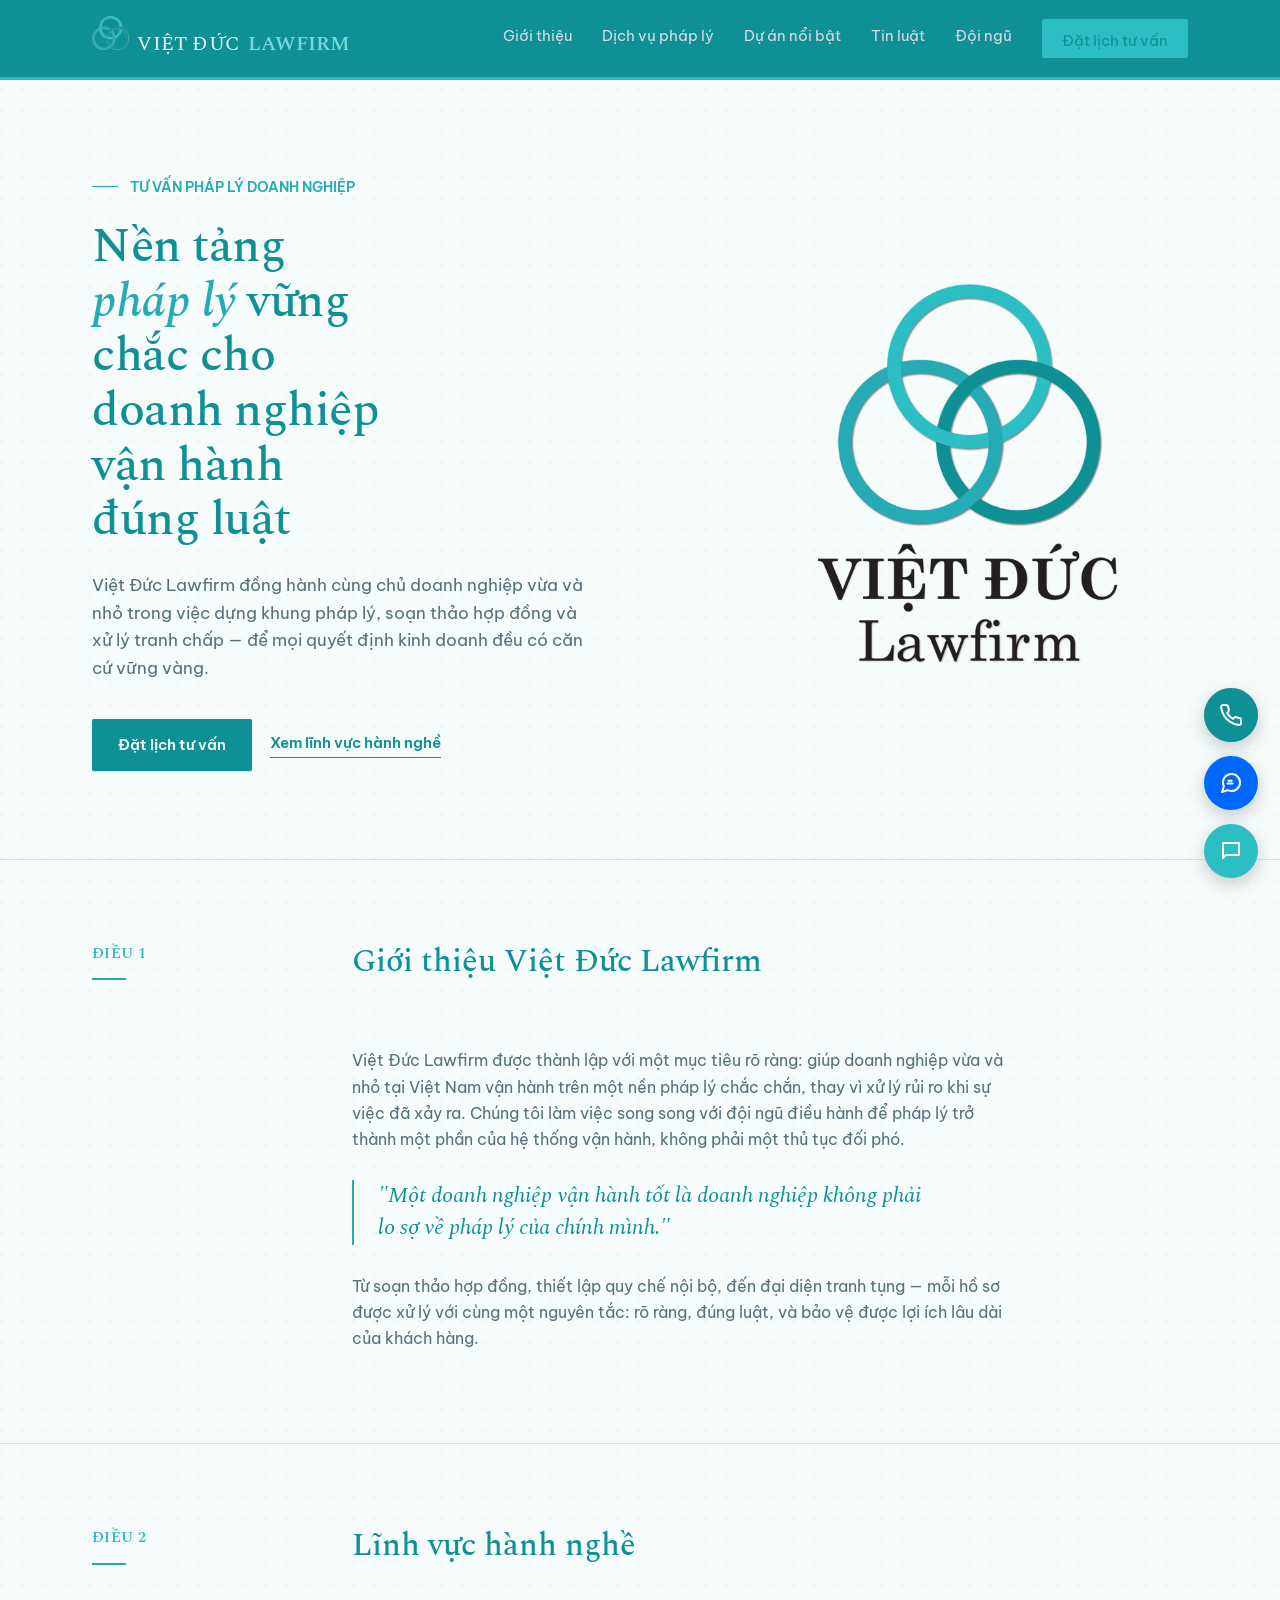
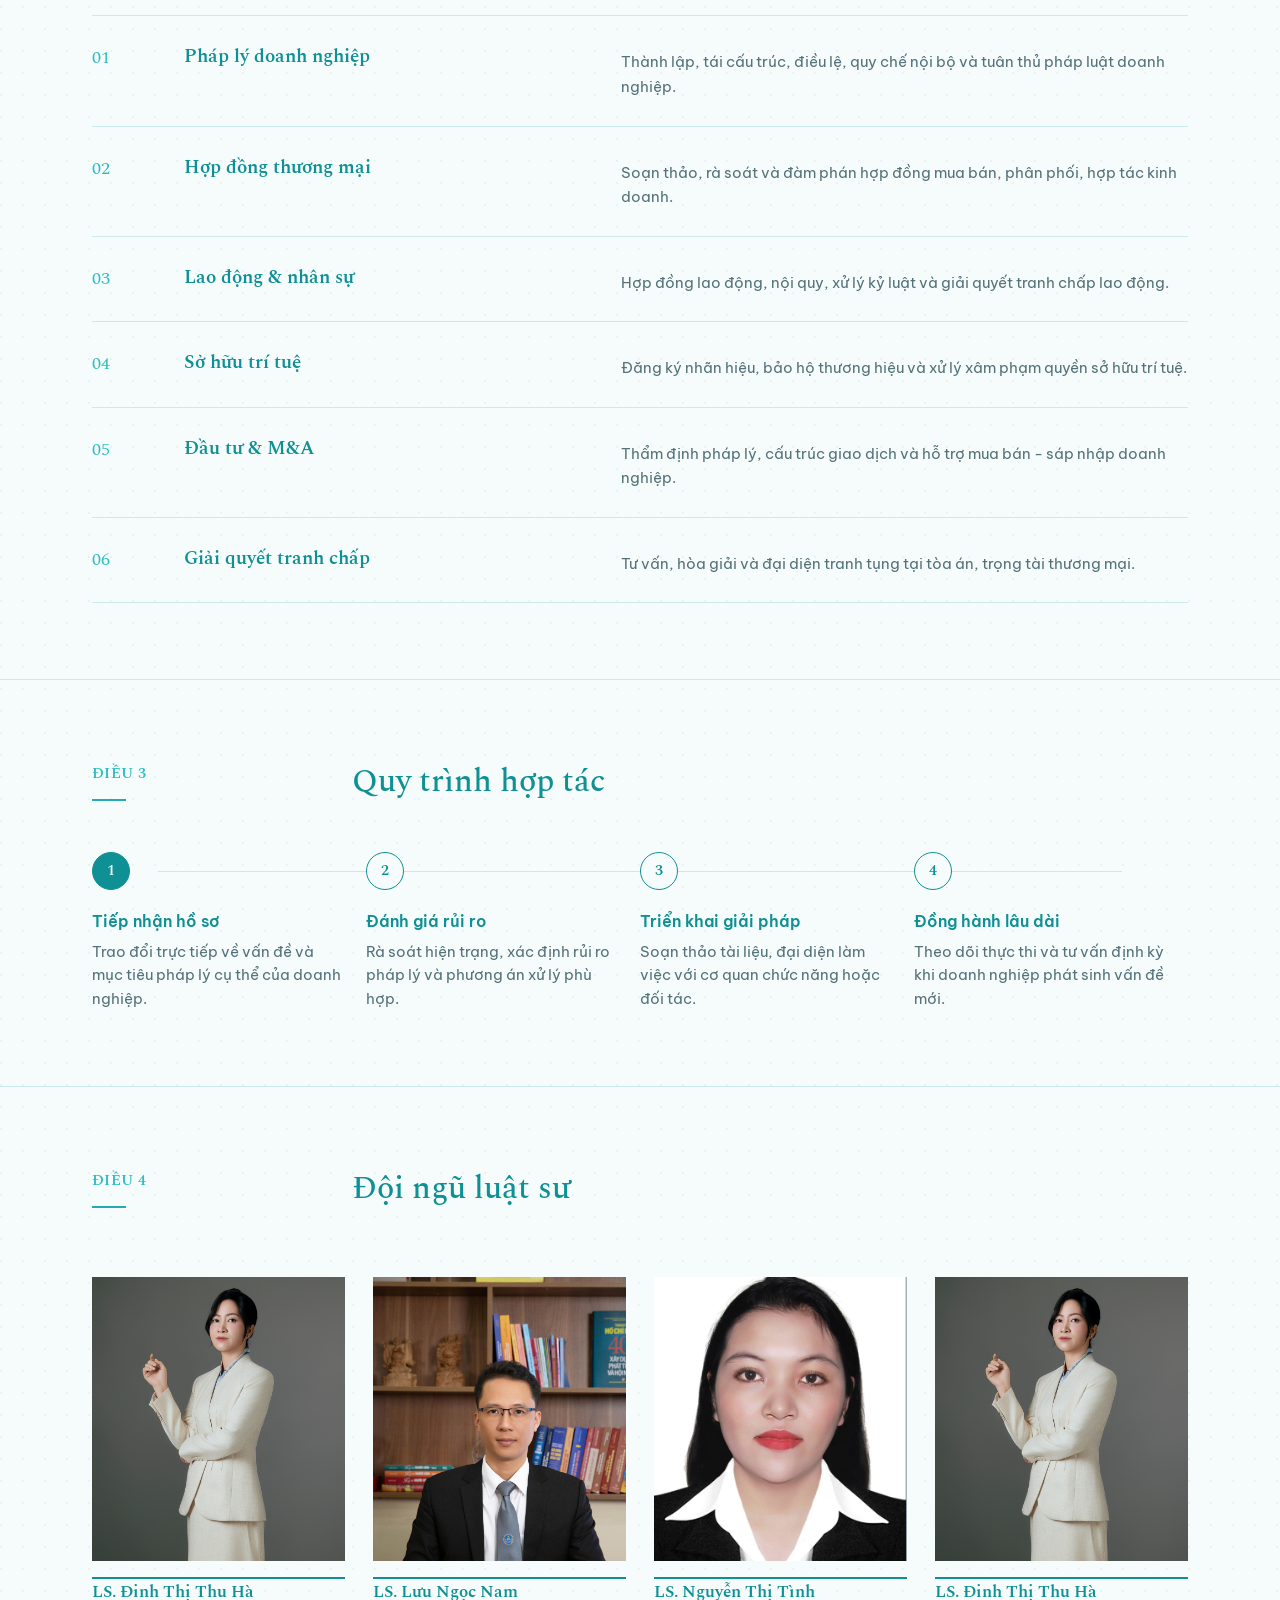
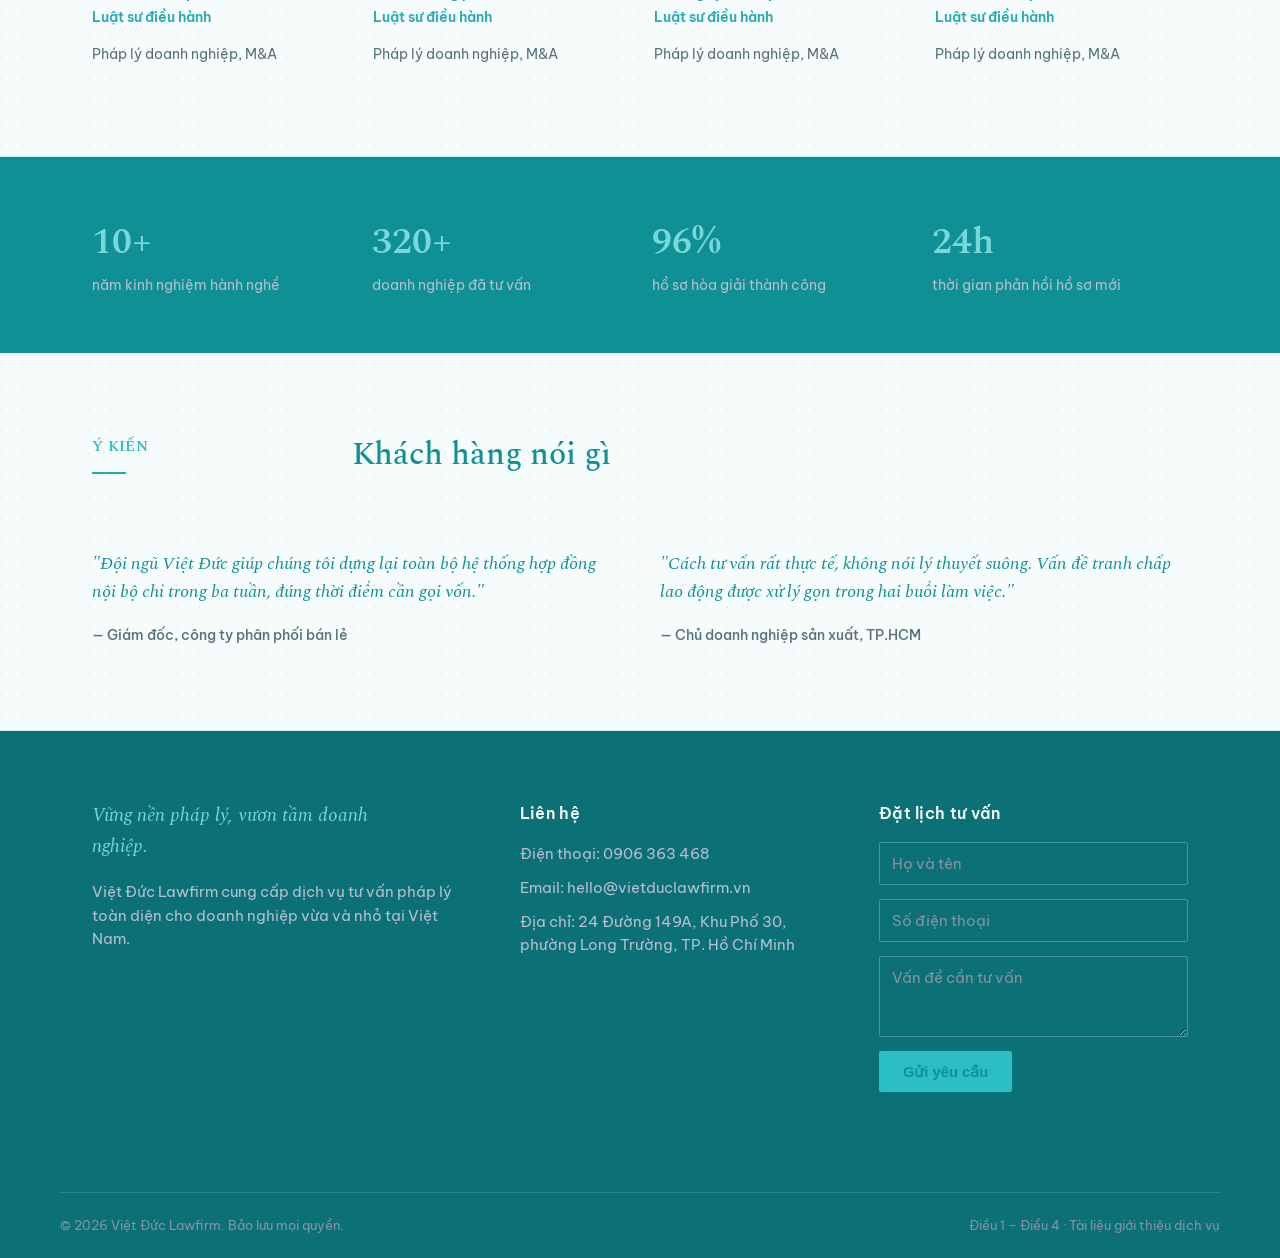
<file: index.html>
<!doctype html>
<html lang="vi">
  <head>
    <meta charset="UTF-8" />
    <meta name="viewport" content="width=device-width, initial-scale=1.0" />
    <title>Việt Đức Lawfirm — Tư vấn pháp lý doanh nghiệp</title>
    <link rel="preconnect" href="https://fonts.googleapis.com" />
    <link rel="preconnect" href="https://fonts.gstatic.com" crossorigin />
    <link
      href="https://fonts.googleapis.com/css2?family=Spectral:ital,wght@0,400;0,500;0,600;1,400;1,500&family=Be+Vietnam+Pro:wght@300;400;500;600;700&display=swap"
      rel="stylesheet"
    />
    <link rel="stylesheet" href="index.css" />
  </head>
  <body>
    <header class="site">
      <input type="checkbox" id="menu-toggle" />
      <div class="nav">
        <a href="#" class="brand"
          ><img
            src="[data-uri]"
            alt="Việt Đức Lawfirm"
            class="brand-mark"
          />VIỆT ĐỨC <b>LAWFIRM</b></a
        >
        <label class="burger" for="menu-toggle">☰</label>
        <nav class="links">
          <a href="gioi-thieu/gioithieu.html">Giới thiệu</a>
          <a href="dich-vu-phap-ly/dichvuphaply.html">Dịch vụ pháp lý</a>
          <a href="du-an-noi-bat/duannoibat.html">Dự án nổi bật</a>
          <a href="tin-luat/tinluat.html">Tin luật</a>
          <a href="">Đội ngũ</a>
          <a href="#lien-he" class="btn-cta">Đặt lịch tư vấn</a>
        </nav>
      </div>
    </header>

    <section class="hero">
      <div class="wrap">
        <div>
          <div class="kicker">TƯ VẤN PHÁP LÝ DOANH NGHIỆP</div>
          <h1>
            Nền tảng <em>pháp lý</em> vững chắc cho doanh nghiệp vận hành đúng
            luật
          </h1>
          <p class="lead">
            Việt Đức Lawfirm đồng hành cùng chủ doanh nghiệp vừa và nhỏ trong
            việc dựng khung pháp lý, soạn thảo hợp đồng và xử lý tranh chấp — để
            mọi quyết định kinh doanh đều có căn cứ vững vàng.
          </p>
          <div class="actions">
            <a href="#lien-he" class="btn-primary">Đặt lịch tư vấn</a>
            <a href="#linh-vuc" class="btn-ghost">Xem lĩnh vực hành nghề</a>
          </div>
        </div>
        <div class="seal-wrap">
          <img
            src="[data-uri]"
            alt="Logo Việt Đức Lawfirm"
            class="hero-logo"
          />
        </div>
      </div>
    </section>

    <section class="article" id="gioi-thieu">
      <div class="wrap">
        <div class="article-head">
          <div class="article-num">ĐIỀU 1</div>
          <h2>Giới thiệu Việt Đức Lawfirm</h2>
        </div>
        <div class="article-body">
          <div></div>
          <div class="intro-text">
            <p>
              Việt Đức Lawfirm được thành lập với một mục tiêu rõ ràng: giúp
              doanh nghiệp vừa và nhỏ tại Việt Nam vận hành trên một nền pháp lý
              chắc chắn, thay vì xử lý rủi ro khi sự việc đã xảy ra. Chúng tôi
              làm việc song song với đội ngũ điều hành để pháp lý trở thành một
              phần của hệ thống vận hành, không phải một thủ tục đối phó.
            </p>
            <div class="pull">
              "Một doanh nghiệp vận hành tốt là doanh nghiệp không phải lo sợ về
              pháp lý của chính mình."
            </div>
            <p>
              Từ soạn thảo hợp đồng, thiết lập quy chế nội bộ, đến đại diện
              tranh tụng — mỗi hồ sơ được xử lý với cùng một nguyên tắc: rõ
              ràng, đúng luật, và bảo vệ được lợi ích lâu dài của khách hàng.
            </p>
          </div>
        </div>
      </div>
    </section>

    <section class="article" id="linh-vuc">
      <div class="wrap">
        <div class="article-head">
          <div class="article-num">ĐIỀU 2</div>
          <h2>Lĩnh vực hành nghề</h2>
        </div>
        <div class="practice-list">
          <div class="practice-row">
            <div class="practice-idx">01</div>
            <h3>Pháp lý doanh nghiệp</h3>
            <p class="desc">
              Thành lập, tái cấu trúc, điều lệ, quy chế nội bộ và tuân thủ pháp
              luật doanh nghiệp.
            </p>
          </div>
          <div class="practice-row">
            <div class="practice-idx">02</div>
            <h3>Hợp đồng thương mại</h3>
            <p class="desc">
              Soạn thảo, rà soát và đàm phán hợp đồng mua bán, phân phối, hợp
              tác kinh doanh.
            </p>
          </div>
          <div class="practice-row">
            <div class="practice-idx">03</div>
            <h3>Lao động &amp; nhân sự</h3>
            <p class="desc">
              Hợp đồng lao động, nội quy, xử lý kỷ luật và giải quyết tranh chấp
              lao động.
            </p>
          </div>
          <div class="practice-row">
            <div class="practice-idx">04</div>
            <h3>Sở hữu trí tuệ</h3>
            <p class="desc">
              Đăng ký nhãn hiệu, bảo hộ thương hiệu và xử lý xâm phạm quyền sở
              hữu trí tuệ.
            </p>
          </div>
          <div class="practice-row">
            <div class="practice-idx">05</div>
            <h3>Đầu tư &amp; M&amp;A</h3>
            <p class="desc">
              Thẩm định pháp lý, cấu trúc giao dịch và hỗ trợ mua bán - sáp nhập
              doanh nghiệp.
            </p>
          </div>
          <div class="practice-row">
            <div class="practice-idx">06</div>
            <h3>Giải quyết tranh chấp</h3>
            <p class="desc">
              Tư vấn, hòa giải và đại diện tranh tụng tại tòa án, trọng tài
              thương mại.
            </p>
          </div>
        </div>
      </div>
    </section>

    <section class="article" id="quy-trinh">
      <div class="wrap">
        <div class="article-head">
          <div class="article-num">ĐIỀU 3</div>
          <h2>Quy trình hợp tác</h2>
        </div>
        <div class="timeline">
          <div class="tstep">
            <div class="dot">1</div>
            <h4>Tiếp nhận hồ sơ</h4>
            <p>
              Trao đổi trực tiếp về vấn đề và mục tiêu pháp lý cụ thể của doanh
              nghiệp.
            </p>
          </div>
          <div class="tstep">
            <div class="dot">2</div>
            <h4>Đánh giá rủi ro</h4>
            <p>
              Rà soát hiện trạng, xác định rủi ro pháp lý và phương án xử lý phù
              hợp.
            </p>
          </div>
          <div class="tstep">
            <div class="dot">3</div>
            <h4>Triển khai giải pháp</h4>
            <p>
              Soạn thảo tài liệu, đại diện làm việc với cơ quan chức năng hoặc
              đối tác.
            </p>
          </div>
          <div class="tstep">
            <div class="dot">4</div>
            <h4>Đồng hành lâu dài</h4>
            <p>
              Theo dõi thực thi và tư vấn định kỳ khi doanh nghiệp phát sinh vấn
              đề mới.
            </p>
          </div>
        </div>
      </div>
    </section>

    <section class="article" id="doi-ngu">
      <div class="wrap">
        <div class="article-head">
          <div class="article-num">ĐIỀU 4</div>
          <h2>Đội ngũ luật sư</h2>
        </div>
        <div class="team-grid">
          <div class="member">
            <img
              src="IMG/27.9 GNCA MS THU HA 10H4182.JPG"
              alt="Luật sư Đinh Thị Thu Hà"
              style="object-position: center 20%"
            />
            <h4>LS. Đinh Thị Thu Hà</h4>
            <div class="role">Luật sư điều hành</div>
            <p class="focus">Pháp lý doanh nghiệp, M&amp;A</p>
          </div>
          <div class="member">
            <img
              src="IMG/luungocnam.jpg"
              alt="Luật sư Lưu Ngọc Nam"
              style="object-position: center 20%"
            />
            <h4>LS. Lưu Ngọc Nam</h4>
            <div class="role">Luật sư điều hành</div>
            <p class="focus">Pháp lý doanh nghiệp, M&amp;A</p>
          </div>
          <div class="member">
            <img
              src="IMG/nguyenthitinh.jpg"
              alt="Luật sư Nguyễn Thị Tình"
              style="object-position: center 20%"
            />
            <h4>LS. Nguyễn Thị Tình</h4>
            <div class="role">Luật sư điều hành</div>
            <p class="focus">Pháp lý doanh nghiệp, M&amp;A</p>
          </div>
          <div class="member">
            <img
              src="IMG/27.9 GNCA MS THU HA 10H4182.JPG"
              alt="Luật sư Đinh Thị Thu Hà"
              style="object-position: center 20%"
            />
            <h4>LS. Đinh Thị Thu Hà</h4>
            <div class="role">Luật sư điều hành</div>
            <p class="focus">Pháp lý doanh nghiệp, M&amp;A</p>
          </div>
        </div>
      </div>
    </section>

    <section class="stats">
      <div class="wrap">
        <div class="stat"><b>10+</b><span>năm kinh nghiệm hành nghề</span></div>
        <div class="stat"><b>320+</b><span>doanh nghiệp đã tư vấn</span></div>
        <div class="stat"><b>96%</b><span>hồ sơ hòa giải thành công</span></div>
        <div class="stat">
          <b>24h</b><span>thời gian phản hồi hồ sơ mới</span>
        </div>
      </div>
    </section>

    <section class="article">
      <div class="wrap">
        <div class="article-head">
          <div class="article-num">Ý KIẾN</div>
          <h2>Khách hàng nói gì</h2>
        </div>
        <div class="quotes">
          <div class="quote-card">
            <p>
              "Đội ngũ Việt Đức giúp chúng tôi dựng lại toàn bộ hệ thống hợp
              đồng nội bộ chỉ trong ba tuần, đúng thời điểm cần gọi vốn."
            </p>
            <div class="attr">— Giám đốc, công ty phân phối bán lẻ</div>
          </div>
          <div class="quote-card">
            <p>
              "Cách tư vấn rất thực tế, không nói lý thuyết suông. Vấn đề tranh
              chấp lao động được xử lý gọn trong hai buổi làm việc."
            </p>
            <div class="attr">— Chủ doanh nghiệp sản xuất, TP.HCM</div>
          </div>
        </div>
      </div>
    </section>

    <!-- Floating contact buttons -->
    <div class="fab-stack">
      <a href="tel:+84906363468" class="fab fab-phone" aria-label="Gọi điện">
        <span class="fab-ring"></span>
        <svg
          viewBox="0 0 24 24"
          fill="none"
          stroke="currentColor"
          stroke-width="2"
          stroke-linecap="round"
          stroke-linejoin="round"
        >
          <path
            d="M22 16.92v3a2 2 0 0 1-2.18 2 19.79 19.79 0 0 1-8.63-3.07 19.5 19.5 0 0 1-6-6 19.79 19.79 0 0 1-3.07-8.67A2 2 0 0 1 4.11 2h3a2 2 0 0 1 2 1.72c.127.96.362 1.903.7 2.81a2 2 0 0 1-.45 2.11L8.09 9.91a16 16 0 0 0 6 6l1.27-1.27a2 2 0 0 1 2.11-.45c.907.338 1.85.573 2.81.7A2 2 0 0 1 22 16.92z"
          />
        </svg>
        <span class="fab-label">Gọi ngay</span>
      </a>

      <a
        href="https://zalo.me/0906363468"
        target="_blank"
        rel="noopener"
        class="fab fab-zalo"
        aria-label="Chat Zalo"
      >
        <svg
          viewBox="0 0 24 24"
          fill="none"
          stroke="currentColor"
          stroke-width="2"
          stroke-linecap="round"
          stroke-linejoin="round"
        >
          <path
            d="M21 11.5a8.38 8.38 0 0 1-.9 3.8 8.5 8.5 0 0 1-7.6 4.7 8.38 8.38 0 0 1-3.8-.9L3 21l1.9-5.7a8.38 8.38 0 0 1-.9-3.8 8.5 8.5 0 0 1 4.7-7.6 8.38 8.38 0 0 1 3.8-.9h.5a8.48 8.48 0 0 1 8 8v.5z"
          />
          <path d="M8.5 12.5h5M9.5 9.8h3.2" stroke-linecap="round" />
        </svg>
        <span class="fab-label">Chat Zalo</span>
      </a>

      <a href="#lien-he" class="fab fab-contact" aria-label="Liên hệ">
        <svg
          viewBox="0 0 24 24"
          fill="none"
          stroke="currentColor"
          stroke-width="2"
          stroke-linecap="round"
          stroke-linejoin="round"
        >
          <path d="M4 4h16v12H7l-3 3z" />
        </svg>
        <span class="fab-label">Liên hệ</span>
      </a>
    </div>

    <footer class="site" id="lien-he">
      <div class="wrap contact-grid">
        <div>
          <div class="tagline">Vững nền pháp lý, vươn tầm doanh nghiệp.</div>
          <p>
            Việt Đức Lawfirm cung cấp dịch vụ tư vấn pháp lý toàn diện cho doanh
            nghiệp vừa và nhỏ tại Việt Nam.
          </p>
        </div>
        <div>
          <h3>Liên hệ</h3>
          <ul>
            <li><a href="tel:0906363468">Điện thoại: 0906 363 468</a></li>
            <li>Email: hello@vietduclawfirm.vn</li>
            <li>
              Địa chỉ: 24 Đường 149A, Khu Phố 30, phường Long Trường, TP. Hồ Chí
              Minh
            </li>
          </ul>
        </div>
        <div>
          <h3>Đặt lịch tư vấn</h3>
          <form class="consult" id="consult-form">
            <input type="text" name="hoten" placeholder="Họ và tên" required />
            <input type="tel" name="sdt" placeholder="Số điện thoại" required />
            <textarea
              rows="3"
              name="vande"
              placeholder="Vấn đề cần tư vấn"
            ></textarea>
            <button type="submit">Gửi yêu cầu</button>
            <p class="form-status" id="form-status"></p>
          </form>
        </div>
      </div>
      <div class="wrap bottom-bar">
        <span>© 2026 Việt Đức Lawfirm. Bảo lưu mọi quyền.</span>
        <span>Điều 1 – Điều 4 · Tài liệu giới thiệu dịch vụ</span>
      </div>
    </footer>
    <script src="index.js"></script>
  </body>
</html>
</file>
<file: index.css>
:root {
  --ink: #0e9095;
  --ink-2: #0b7176;
  --paper: #f6fbfb;
  --paper-2: #eaf6f6;
  --gold: #2bbec3;
  --gold-light: #79d6d9;
  --lacquer: #26aab3;
  --slate: #54727a;
  --charcoal: #231f20;
  --line: rgba(14, 144, 149, 0.18);
}
* {
  box-sizing: border-box;
}
html {
  scroll-behavior: smooth;
}
body {
  margin: 0;
  background: var(--paper);
  color: var(--charcoal);
  font-family: "Be Vietnam Pro", sans-serif;
  font-weight: 400;
  line-height: 1.6;
  -webkit-font-smoothing: antialiased;
}
h1,
h2,
h3,
.serif {
  font-family: "Spectral", serif;
  color: var(--ink);
  margin: 0;
  font-weight: 500;
}
a {
  color: inherit;
  text-decoration: none;
}
img {
  max-width: 100%;
  display: block;
}
.wrap {
  max-width: 1160px;
  margin: 0 auto;
  padding: 0 32px;
}
::selection {
  background: var(--gold-light);
  color: var(--ink);
}
:focus-visible {
  outline: 2px solid var(--gold);
  outline-offset: 3px;
}

/* subtle paper grain */
body {
  background-image: radial-gradient(
    circle at 1px 1px,
    rgba(20, 33, 58, 0.045) 1px,
    transparent 0
  );
  background-size: 22px 22px;
}

/* ---------- NAV ---------- */
header.site {
  position: sticky;
  top: 0;
  z-index: 50;
  background: var(--ink);
  border-bottom: 3px solid var(--gold);
}
.nav {
  display: flex;
  align-items: center;
  justify-content: space-between;
  padding: 16px 32px;
  max-width: 1160px;
  margin: 0 auto;
}
.brand {
  display: flex;
  align-items: baseline;
  gap: 8px;
  color: var(--paper);
  font-family: "Spectral", serif;
  font-size: 1.28rem;
  letter-spacing: 0.01em;
}
.brand b {
  color: var(--gold-light);
  font-weight: 600;
}
.brand-mark {
  height: 34px;
  width: auto;
}
nav.links {
  display: flex;
  gap: 30px;
  align-items: center;
}
nav.links a {
  color: #d9dce6;
  font-size: 0.95rem;
  font-weight: 400;
  padding-bottom: 4px;
  border-bottom: 1px solid transparent;
  transition:
    border-color 0.2s ease,
    color 0.2s ease;
}
nav.links a:hover {
  color: var(--paper);
  border-color: var(--gold-light);
}
.btn-cta {
  background: var(--gold);
  color: var(--ink) !important;
  font-weight: 600;
  padding: 10px 20px;
  border-radius: 2px;
  font-size: 0.9rem;
  border-bottom: none !important;
}
.btn-cta:hover {
  background: var(--gold-light);
}
#menu-toggle {
  display: none;
}
.burger {
  display: none;
}

/* ---------- HERO ---------- */
.hero {
  padding: 96px 0 88px;
  position: relative;
  overflow: hidden;
  border-bottom: 1px solid var(--line);
}
.hero .wrap {
  display: grid;
  grid-template-columns: 1.15fr 0.85fr;
  gap: 60px;
  align-items: center;
}
.kicker {
  display: flex;
  align-items: center;
  gap: 12px;
  color: var(--lacquer);
  font-size: 0.86rem;
  font-weight: 600;
  margin-bottom: 22px;
}
.kicker::before {
  content: "";
  width: 26px;
  height: 1px;
  background: var(--lacquer);
}
.hero h1 {
  font-size: 3rem;
  line-height: 1.14;
  letter-spacing: -0.01em;
  max-width: 12ch;
}
.hero h1 em {
  font-style: italic;
  color: var(--lacquer);
  font-weight: 500;
}
.hero p.lead {
  margin-top: 24px;
  font-size: 1.08rem;
  color: var(--slate);
  max-width: 46ch;
}
.hero .actions {
  margin-top: 36px;
  display: flex;
  gap: 18px;
  align-items: center;
  flex-wrap: wrap;
}
.btn-primary {
  background: var(--ink);
  color: var(--paper);
  padding: 14px 26px;
  font-weight: 600;
  font-size: 0.95rem;
  border-radius: 2px;
  box-shadow: 0 1px 0 rgba(0, 0, 0, 0.1);
}
.btn-primary:hover {
  background: var(--ink-2);
}
.btn-ghost {
  color: var(--ink);
  font-weight: 600;
  font-size: 0.95rem;
  border-bottom: 1px solid var(--ink);
  padding-bottom: 2px;
}

/* seal */
.seal-wrap {
  display: flex;
  justify-content: center;
  align-items: center;
}
.hero-logo {
  width: 100%;
  max-width: 300px;
  height: auto;
}

/* ---------- ARTICLE SECTIONS ---------- */
section.article {
  padding: 76px 0;
  border-bottom: 1px solid var(--line);
}
.article-head {
  display: grid;
  grid-template-columns: 220px 1fr;
  gap: 40px;
  margin-bottom: 44px;
}
.article-num {
  font-family: "Spectral", serif;
  color: var(--gold);
  font-size: 0.95rem;
  font-weight: 600;
  letter-spacing: 0.02em;
  position: relative;
  padding-top: 6px;
}
.article-num::after {
  content: "";
  display: block;
  width: 34px;
  height: 2px;
  background: var(--lacquer);
  margin-top: 12px;
}
.article-head h2 {
  font-size: 2rem;
}
.article-body {
  display: grid;
  grid-template-columns: 220px 1fr;
  gap: 40px;
}
.article-body .intro-text {
  color: var(--slate);
  font-size: 1.02rem;
  max-width: 60ch;
}

/* Điều 1 giới thiệu — pull quote */
.pull {
  font-family: "Spectral", serif;
  font-style: italic;
  font-size: 1.35rem;
  color: var(--ink);
  line-height: 1.5;
  border-left: 2px solid var(--lacquer);
  padding-left: 24px;
  margin: 28px 0;
  max-width: 52ch;
}

/* Điều 2 — practice list */
.practice-list {
  border-top: 1px solid var(--line);
}
.practice-row {
  display: grid;
  grid-template-columns: 60px 1fr 1.4fr;
  gap: 32px;
  padding: 26px 0;
  border-bottom: 1px solid var(--line);
  align-items: start;
  transition: background 0.2s ease;
}
.practice-row:hover {
  background: rgba(169, 120, 47, 0.06);
}
.practice-idx {
  font-family: "Spectral", serif;
  color: var(--gold);
  font-size: 1.1rem;
  padding-top: 2px;
}
.practice-row h3 {
  font-size: 1.18rem;
  font-weight: 600;
}
.practice-row p {
  margin: 6px 0 0;
  color: var(--slate);
  font-size: 0.96rem;
}
.practice-row .desc {
  color: var(--slate);
  font-size: 0.96rem;
  padding-top: 2px;
}

/* Điều 3 — process timeline */
.timeline {
  display: grid;
  grid-template-columns: repeat(4, 1fr);
  gap: 0;
  position: relative;
}
.timeline::before {
  content: "";
  position: absolute;
  top: 19px;
  left: 6%;
  right: 6%;
  height: 1px;
  background: var(--line);
}
.tstep {
  position: relative;
  padding-right: 20px;
}
.tstep .dot {
  width: 38px;
  height: 38px;
  border-radius: 50%;
  background: var(--paper);
  border: 1px solid var(--ink);
  color: var(--ink);
  font-family: "Spectral", serif;
  display: flex;
  align-items: center;
  justify-content: center;
  font-size: 0.95rem;
  font-weight: 600;
  position: relative;
  z-index: 2;
}
.tstep:first-child .dot {
  background: var(--ink);
  color: var(--paper);
}
.tstep h4 {
  margin: 18px 0 6px;
  font-size: 1.02rem;
  font-weight: 600;
  color: var(--ink);
  font-family: "Be Vietnam Pro", sans-serif;
}
.tstep p {
  margin: 0;
  color: var(--slate);
  font-size: 0.92rem;
}

/* Điều 4 — team */
.team-grid {
  display: grid;
  grid-template-columns: repeat(4, 1fr);
  gap: 28px;
}
.member {
  padding-top: 18px;
}

.member img {
  width: 100%;
  height: 300px;
  object-fit: cover;
  padding-bottom: 16px;
}
.avatar {
  width: 64px;
  height: 64px;
  border-radius: 50%;
  background: var(--ink);
  color: var(--gold-light);
  font-family: "Spectral", serif;
  font-size: 1.2rem;
  display: flex;
  align-items: center;
  justify-content: center;
  margin-bottom: 16px;
}
.member h4 {
  margin: 0 0 2px;
  font-family: "Spectral", serif;
  color: var(--ink);
  font-size: 1.05rem;
  font-weight: 600;
  border-top: 2px solid var(--ink);
}
.member .role {
  color: var(--lacquer);
  font-size: 0.85rem;
  font-weight: 600;
  margin-bottom: 8px;
}
.member .focus {
  color: var(--slate);
  font-size: 0.88rem;
}

/* Stats band */
.stats {
  background: var(--ink);
  color: var(--paper);
  padding: 56px 0;
}
.stats .wrap {
  display: grid;
  grid-template-columns: repeat(4, 1fr);
  gap: 24px;
  text-align: left;
}
.stat b {
  display: block;
  font-family: "Spectral", serif;
  font-size: 2.3rem;
  color: var(--gold-light);
  font-weight: 600;
}
.stat span {
  color: #b7becf;
  font-size: 0.88rem;
}

/* Testimonials */
.quotes {
  display: grid;
  grid-template-columns: repeat(2, 1fr);
  gap: 40px;
}
.quote-card {
  padding: 8px 0;
}
.quote-card p {
  font-family: "Spectral", serif;
  font-style: italic;
  font-size: 1.12rem;
  color: var(--ink);
  line-height: 1.55;
}
.quote-card .attr {
  margin-top: 14px;
  font-size: 0.86rem;
  color: var(--slate);
  font-weight: 500;
  font-style: normal;
}

/* Contact / footer */
footer.site {
  background: var(--ink-2);
  color: #d9dce6;
  padding: 70px 0 0;
}
.contact-grid {
  display: grid;
  grid-template-columns: 1.1fr 0.9fr 0.9fr;
  gap: 50px;
  padding-bottom: 56px;
  border-bottom: 1px solid rgba(255, 255, 255, 0.12);
}
footer h3 {
  color: var(--paper);
  font-size: 1rem;
  font-weight: 600;
  font-family: "Be Vietnam Pro", sans-serif;
  margin-bottom: 16px;
  letter-spacing: 0.02em;
}
footer .tagline {
  font-family: "Spectral", serif;
  font-style: italic;
  color: var(--gold-light);
  font-size: 1.2rem;
  max-width: 30ch;
  margin-bottom: 18px;
}
footer p,
footer li {
  color: #b7becf;
  font-size: 0.92rem;
}
footer ul {
  list-style: none;
  padding: 0;
  margin: 0;
  display: flex;
  flex-direction: column;
  gap: 10px;
}
footer ul a:hover {
  color: var(--gold-light);
}
.bottom-bar {
  display: flex;
  justify-content: space-between;
  align-items: center;
  flex-wrap: wrap;
  gap: 12px;
  padding: 22px 0;
  font-size: 0.82rem;
  color: #8891a3;
}

/* form */
form.consult {
  display: grid;
  gap: 14px;
  max-width: 420px;
}
form.consult input,
form.consult textarea {
  background: transparent;
  border: 1px solid rgba(255, 255, 255, 0.25);
  color: var(--paper);
  padding: 11px 12px;
  font-family: "Be Vietnam Pro", sans-serif;
  font-size: 0.92rem;
  border-radius: 2px;
}
form.consult input::placeholder,
form.consult textarea::placeholder {
  color: #8891a3;
}
form.consult button {
  justify-self: start;
  background: var(--gold);
  color: var(--ink);
  border: none;
  padding: 12px 24px;
  font-weight: 600;
  font-size: 0.92rem;
  border-radius: 2px;
  cursor: pointer;
}
form.consult button:hover {
  background: var(--gold-light);
}

@media (max-width: 880px) {
  .hero .wrap {
    grid-template-columns: 1fr;
  }
  .seal-wrap {
    order: -1;
    margin-bottom: 12px;
  }
  .hero-logo {
    max-width: 200px;
  }
  .hero h1 {
    font-size: 2.2rem;
    max-width: none;
  }
  .article-head,
  .article-body {
    grid-template-columns: 1fr;
  }
  .practice-row {
    grid-template-columns: 40px 1fr;
  }
  .practice-row .desc {
    grid-column: 2 / 3;
  }
  .timeline {
    grid-template-columns: 1fr 1fr;
    row-gap: 34px;
  }
  .timeline::before {
    display: none;
  }
  .team-grid {
    grid-template-columns: 1fr 1fr;
  }
  .stats .wrap {
    grid-template-columns: 1fr 1fr;
    row-gap: 28px;
  }
  .quotes {
    grid-template-columns: 1fr;
  }
  .contact-grid {
    grid-template-columns: 1fr;
    gap: 36px;
  }
  nav.links {
    position: fixed;
    top: 63px;
    left: 0;
    right: 0;
    background: var(--ink);
    flex-direction: column;
    align-items: flex-start;
    padding: 20px 32px;
    gap: 16px;
    transform: translateY(-140%);
    transition: transform 0.25s ease;
    border-bottom: 3px solid var(--gold);
  }
  #menu-toggle:checked ~ .nav nav.links {
    transform: translateY(0);
  }
  .burger {
    display: block;
    background: none;
    border: none;
    color: var(--paper);
    font-size: 1.5rem;
    cursor: pointer;
  }
  .member img {
    height: 240px;
  }
}
/* ---------- FLOATING ACTION BUTTONS ----------*/
.fab-stack {
  position: fixed;
  right: 22px;
  bottom: 22px;
  z-index: 999;
  display: flex;
  flex-direction: column;
  gap: 14px;
}
.fab {
  position: relative;
  width: 54px;
  height: 54px;
  border-radius: 50%;
  display: flex;
  align-items: center;
  justify-content: center;
  color: #fff;
  box-shadow: 0 6px 18px rgba(0, 0, 0, 0.2);
  transition:
    transform 0.2s ease,
    box-shadow 0.2s ease;
}
.fab:hover {
  transform: translateY(-3px);
  box-shadow: 0 10px 24px rgba(0, 0, 0, 0.26);
}
.fab svg {
  width: 24px;
  height: 24px;
}

.fab-phone {
  background: var(--ink, #0e9095);
}
.fab-zalo {
  background: #0068ff;
}
.fab-contact {
  background: var(--gold, #2bbec3);
}

/* nhãn chữ hiện ra khi hover, trượt từ bên phải sang trái */
.fab-label {
  position: absolute;
  right: 66px;
  white-space: nowrap;
  background: #1a1a1a;
  color: #fff;
  font-family: "Be Vietnam Pro", sans-serif;
  font-size: 0.82rem;
  padding: 6px 12px;
  border-radius: 4px;
  opacity: 0;
  pointer-events: none;
  transform: translateX(8px);
  transition:
    opacity 0.2s ease,
    transform 0.2s ease;
}
.fab:hover .fab-label {
  opacity: 1;
  transform: translateX(0);
}

/* vòng rung hiệu ứng cho nút gọi điện, thu hút chú ý */
.fab-ring {
  position: absolute;
  inset: 0;
  border-radius: 50%;
  background: var(--ink, #0e9095);
  opacity: 0.5;
  animation: fab-pulse 1.8s ease-out infinite;
  z-index: -1;
}
@keyframes fab-pulse {
  0% {
    transform: scale(1);
    opacity: 0.5;
  }
  100% {
    transform: scale(1.8);
    opacity: 0;
  }
}

@media (max-width: 600px) {
  .fab-stack {
    right: 14px;
    bottom: 14px;
    gap: 12px;
  }
  .fab {
    width: 48px;
    height: 48px;
  }
  .fab svg {
    width: 21px;
    height: 21px;
  }
  .fab-label {
    display: none;
  } /* trên mobile không đủ chỗ, ẩn nhãn chữ */
}
</file>
